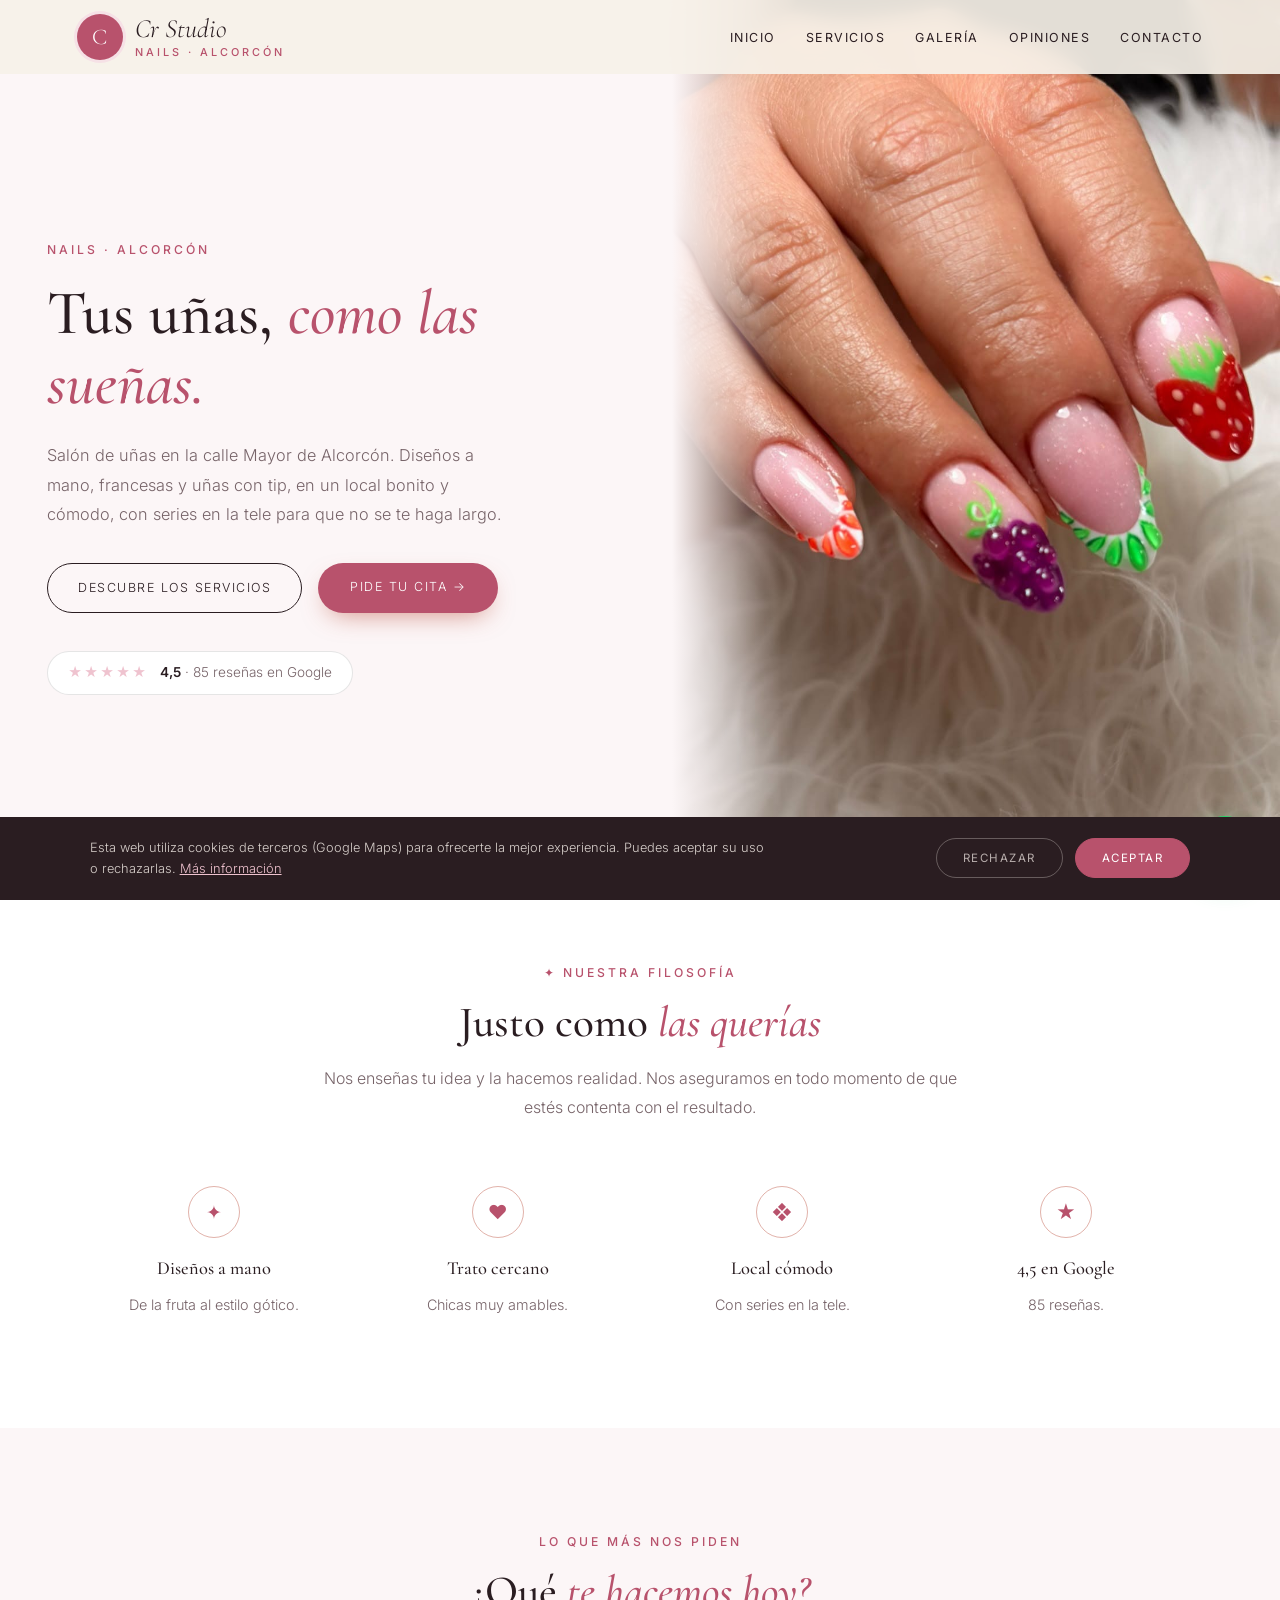
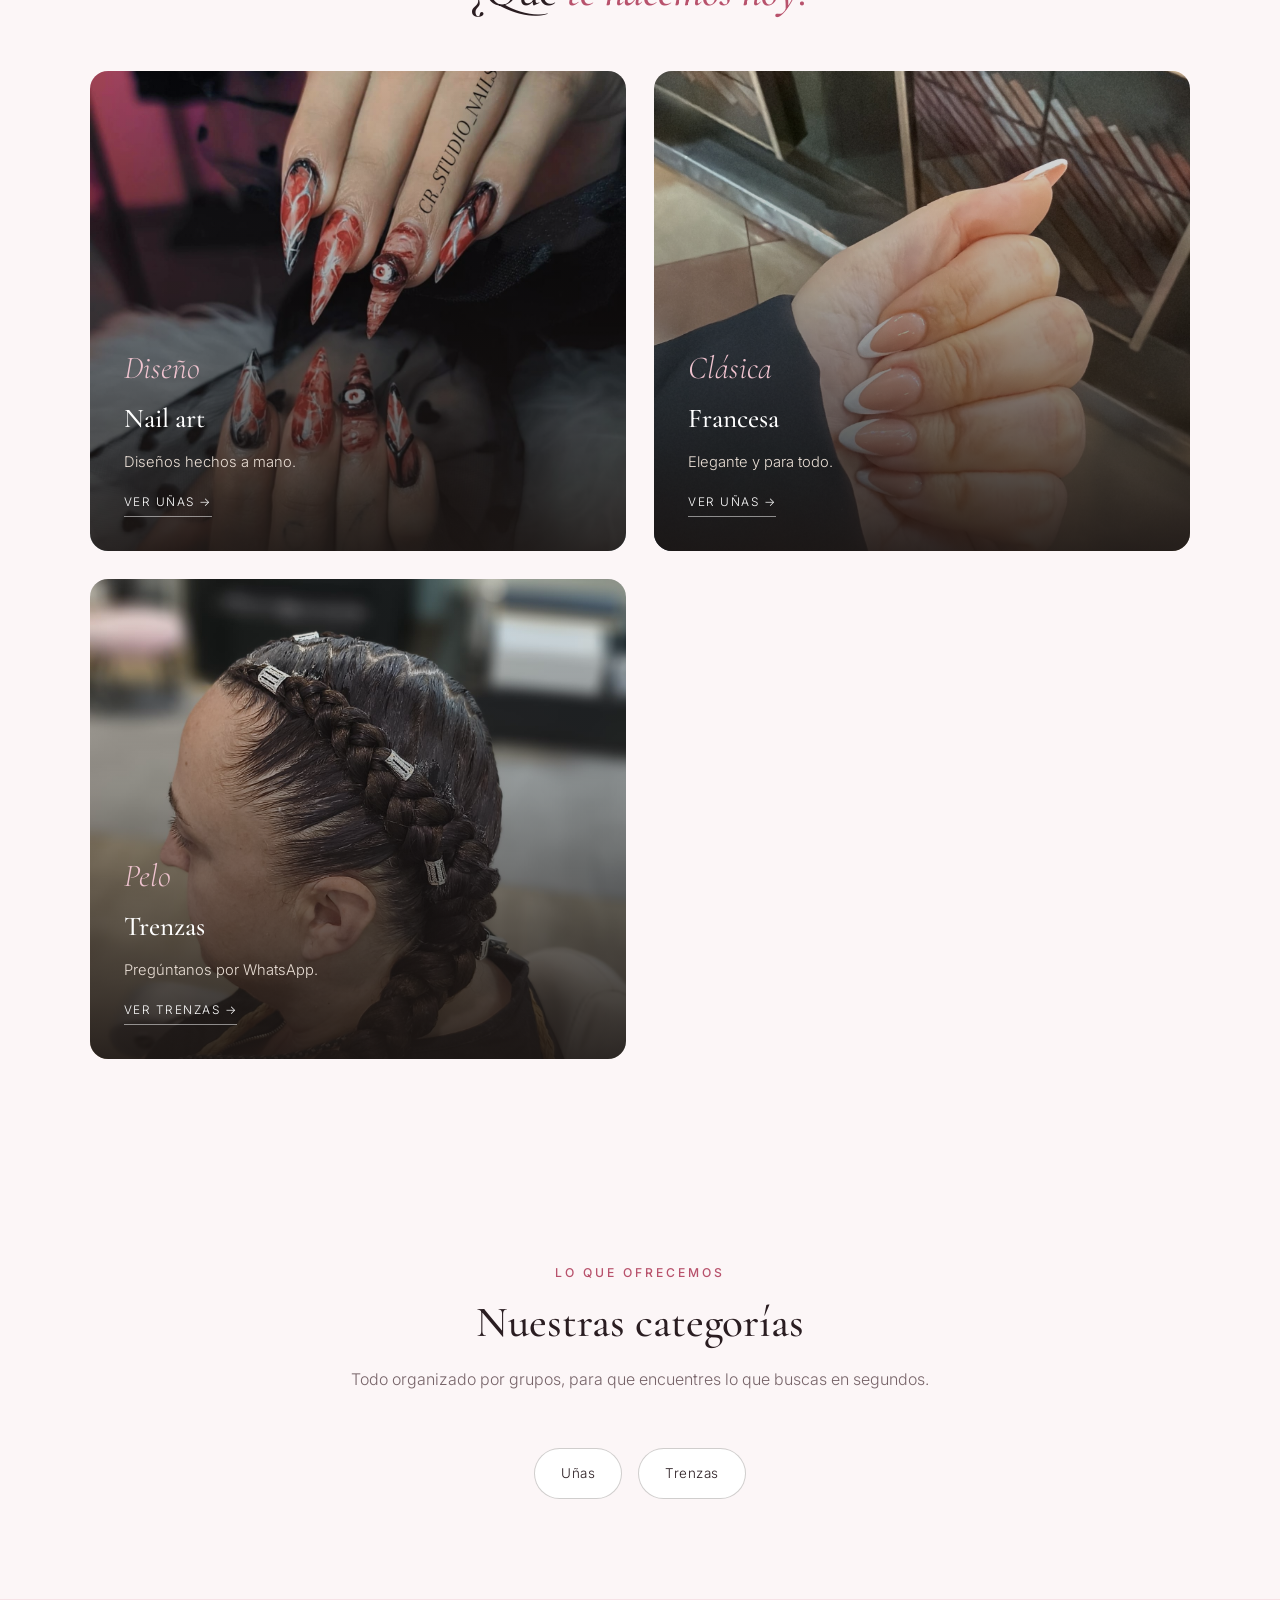
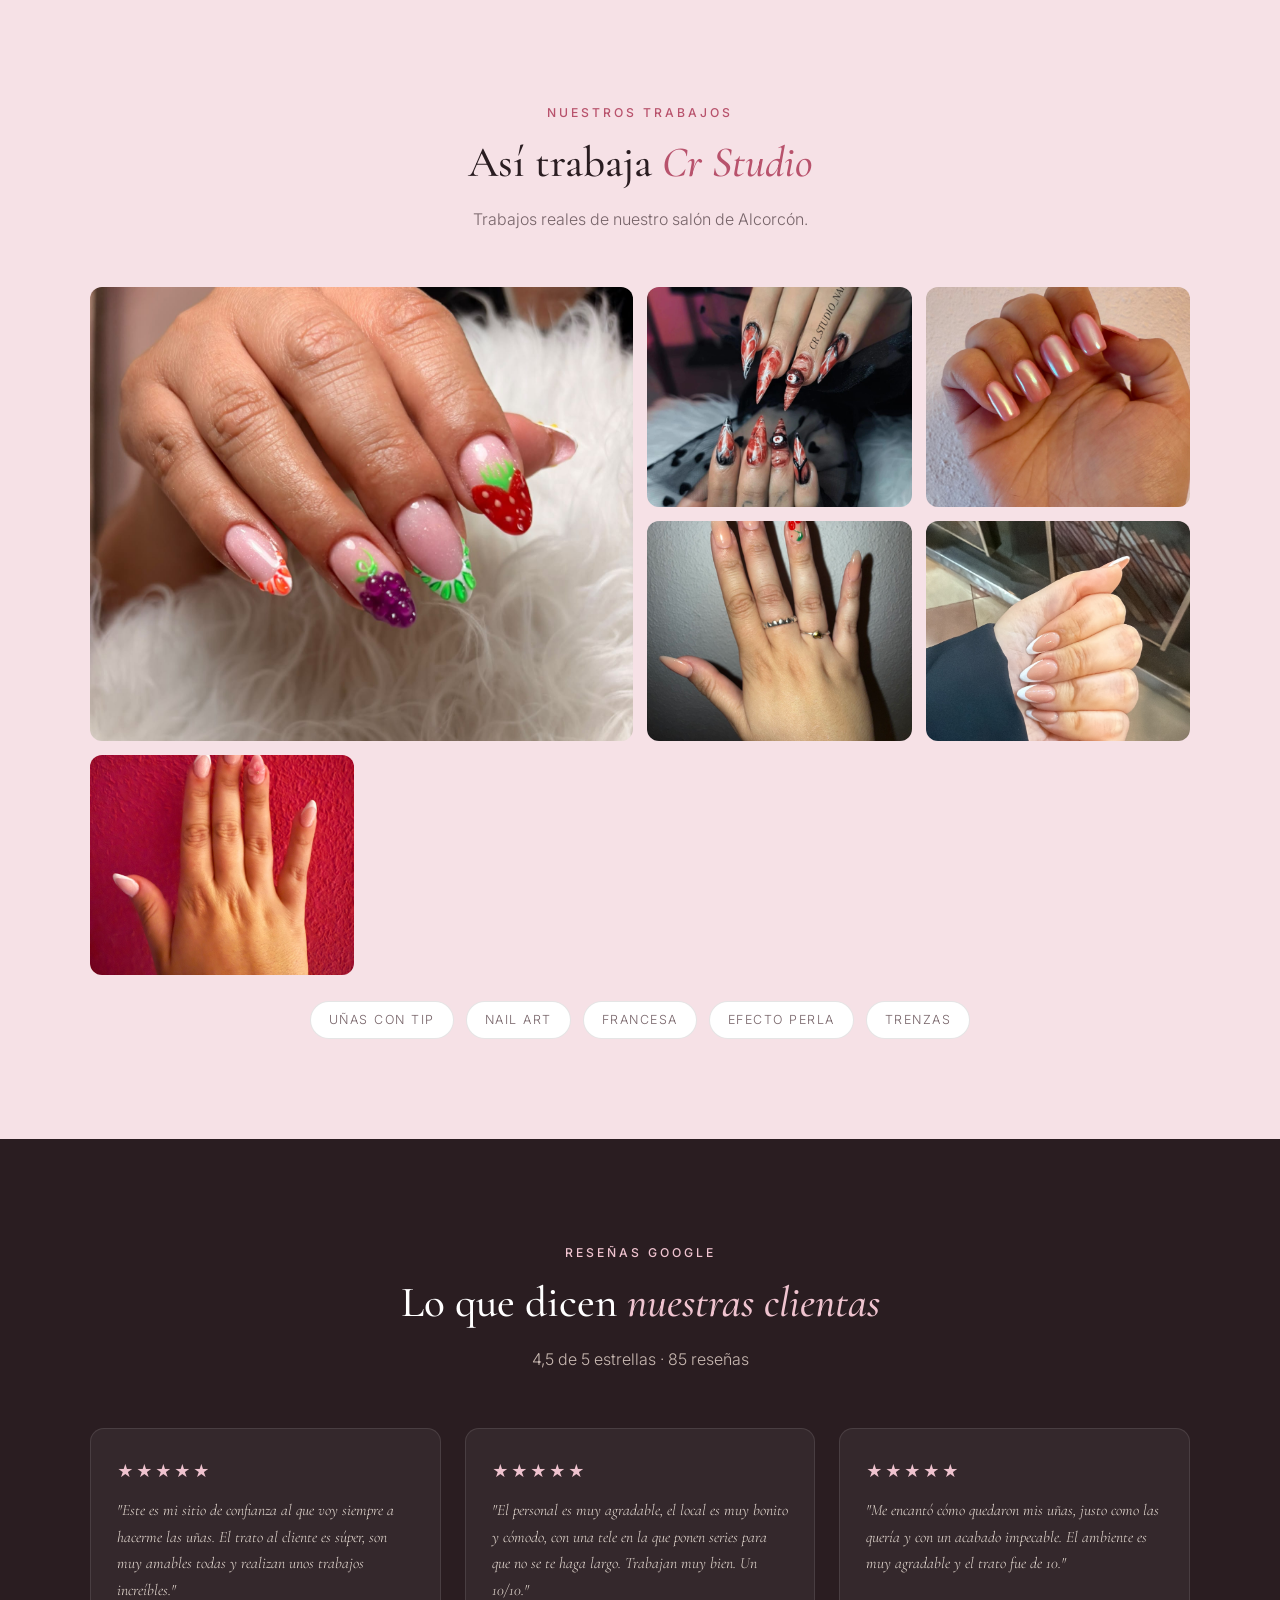
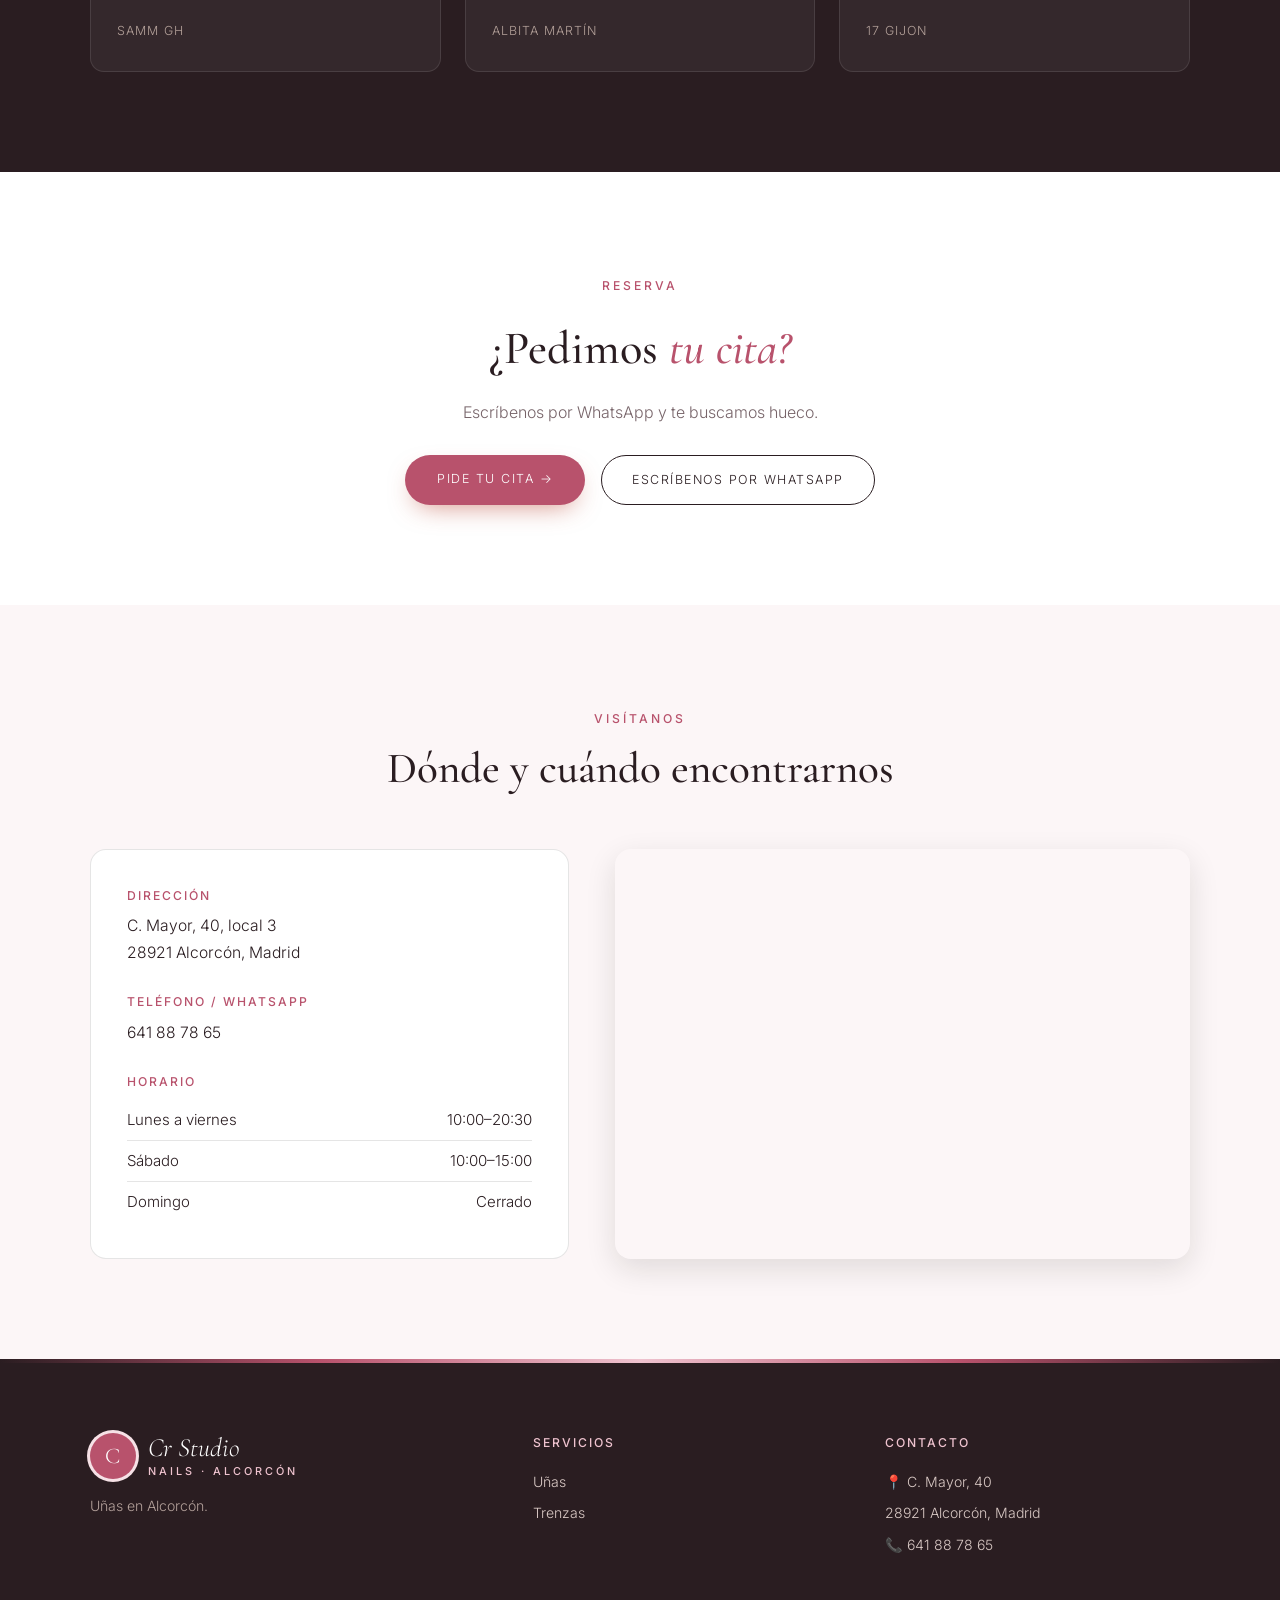
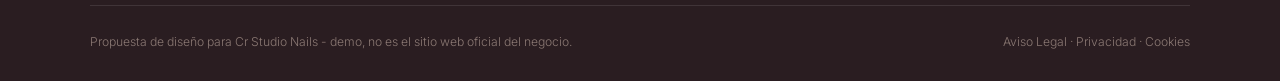
<file: index.html>
<!DOCTYPE html>
<html lang="es">
<head>
<meta charset="UTF-8">
<meta name="viewport" content="width=device-width, initial-scale=1.0">
<title>Cr Studio Nails — Uñas en Alcorcón</title>
<meta name="description" content="Cr Studio Nails, salón de uñas en la calle Mayor 40 de Alcorcón. Uñas con tips, nail art, francesa y trenzas. 4,5★ con 85 reseñas en Google.">
<meta name="theme-color" content="#2a1d21">
<meta property="og:title" content="Cr Studio Nails · Alcorcón">
<meta property="og:image" content="maps_01.jpg">

<link rel="preconnect" href="https://fonts.googleapis.com"><link rel="preconnect" href="https://fonts.gstatic.com" crossorigin><link href="https://fonts.googleapis.com/css2?family=Cormorant+Garamond:ital,wght@0,500;0,600;1,500&family=Inter:wght@300;400;500;600&display=swap" rel="stylesheet">
<link rel="stylesheet" href="styles.css">
</head>
<body>

<header id="header">
  <a href="index.html" class="logo" aria-label="Cr Studio Nails, inicio"><span class="logo-mark">C</span><span class="logo-text"><span class="script">Cr Studio</span><small>nails · Alcorcón</small></span></a>
  <nav id="nav" aria-label="Navegación principal"><ul><li><a href="index.html#inicio">Inicio</a></li><li><a href="servicios.html">Servicios</a></li><li><a href="index.html#galeria">Galería</a></li><li><a href="index.html#opiniones">Opiniones</a></li><li><a href="index.html#contacto">Contacto</a></li></ul></nav><button class="nav-toggle" id="navToggle" aria-label="Abrir menú">☰</button>
</header>

<section class="hero" id="inicio">
  <div class="hero-text">
    <span class="eyebrow">Nails · Alcorcón</span>
    <h1>Tus uñas, <em>como las sueñas.</em></h1>
    <p>Salón de uñas en la calle Mayor de Alcorcón. Diseños a mano, francesas y uñas con tip, en un local bonito y cómodo, con series en la tele para que no se te haga largo.</p>
    <div class="hero-ctas">
      <a href="servicios.html" class="btn-outline">Descubre los servicios</a>
      <a href="https://wa.me/34641887865?text=Hola%2C%20he%20visto%20vuestra%20web%20y%20me%20gustar%C3%ADa%20pedir%20cita%20en%20Cr%20Studio%20Nails" class="btn-solid" target="_blank" rel="noopener">Pide tu cita →</a>
    </div>
    <a class="hero-rating" href="https://www.google.com/maps/search/?api=1&query=Cr+Studio+Nails,+Calle+Mayor+40,+Alcorcon" target="_blank" rel="noopener"><span class="stars">★★★★★</span><span><strong>4,5</strong> · 85 reseñas en Google</span></a>
  </div>
  <div class="hero-img"><img src="maps_01.jpg" alt="Uñas con diseño de frutas hechas en Cr Studio Nails, Alcorcón" style="object-position:center 50%;"></div>
</section>

<section class="trust">
  <div class="section-head">
    <span class="eyebrow">✦ Nuestra filosofía</span>
    <h2>Justo como <em>las querías</em></h2>
    <p>Nos enseñas tu idea y la hacemos realidad. Nos aseguramos en todo momento de que estés contenta con el resultado.</p>
  </div>
  <div class="trust-grid">
    <div class="trust-card"><span class="trust-ic">✦</span><h3>Diseños a mano</h3><p>De la fruta al estilo gótico.</p></div>
    <div class="trust-card"><span class="trust-ic">♥</span><h3>Trato cercano</h3><p>Chicas muy amables.</p></div>
    <div class="trust-card"><span class="trust-ic">❖</span><h3>Local cómodo</h3><p>Con series en la tele.</p></div>
    <div class="trust-card"><span class="trust-ic">★</span><h3>4,5 en Google</h3><p>85 reseñas.</p></div>
  </div>
</section>

<section class="worlds">
  <div class="section-head">
    <span class="eyebrow">Lo que más nos piden</span>
    <h2>¿Qué <em>te hacemos hoy?</em></h2>
  </div>
  <div class="worlds-grid">
    <a href="servicios.html#unas" class="world-card"><img src="maps_02.jpg" alt="Nail art"><div class="world-text"><span class="script">Diseño</span><h3>Nail art</h3><p>Diseños hechos a mano.</p><span class="world-link">Ver uñas →</span></div></a>
    <a href="servicios.html#unas" class="world-card"><img src="maps_10.jpg" alt="Francesa"><div class="world-text"><span class="script">Clásica</span><h3>Francesa</h3><p>Elegante y para todo.</p><span class="world-link">Ver uñas →</span></div></a>
    <a href="servicios.html#trenzas" class="world-card"><img src="maps_08.jpg" alt="Trenzas"><div class="world-text"><span class="script">Pelo</span><h3>Trenzas</h3><p>Pregúntanos por WhatsApp.</p><span class="world-link">Ver trenzas →</span></div></a>
  </div>
</section>

<section>
  <div class="section-head">
    <span class="eyebrow">Lo que ofrecemos</span>
    <h2>Nuestras categorías</h2>
    <p>Todo organizado por grupos, para que encuentres lo que buscas en segundos.</p>
  </div>
  <div class="cat-pills">
    <a href="servicios.html#unas" class="cat-pill">Uñas</a>
    <a href="servicios.html#trenzas" class="cat-pill">Trenzas</a>
  </div>
</section>

<section class="gallery-wrap" id="galeria">
  <div class="section-head">
    <span class="eyebrow">Nuestros trabajos</span>
    <h2>Así trabaja <em>Cr Studio</em></h2>
    <p>Trabajos reales de nuestro salón de Alcorcón.</p>
  </div>
  <div class="gallery">
    <figure class="big"><img src="maps_01.jpg" alt="Diseño de frutas" loading="lazy"></figure>
    <figure><img src="maps_02.jpg" alt="Estilo gótico" loading="lazy"></figure>
    <figure><img src="maps_06.jpg" alt="Efecto perla" loading="lazy"></figure>
    <figure><img src="maps_07.jpg" alt="Nude con flores" loading="lazy"></figure>
    <figure><img src="maps_10.jpg" alt="Francesa" loading="lazy"></figure>
    <figure><img src="maps_03.jpg" alt="Baby boomer" loading="lazy"></figure>
  </div>
  <div class="brands"><span>Uñas con tip</span><span>Nail art</span><span>Francesa</span><span>Efecto perla</span><span>Trenzas</span></div>
</section>

<section class="reviews-wrap" id="opiniones">
  <div class="section-head">
    <span class="eyebrow">Reseñas Google</span>
    <h2>Lo que dicen <em>nuestras clientas</em></h2>
    <p>4,5 de 5 estrellas · 85 reseñas</p>
  </div>
  <div class="review-grid">
    <div class="review-card"><div class="stars">★★★★★</div><p>"Este es mi sitio de confianza al que voy siempre a hacerme las uñas. El trato al cliente es súper, son muy amables todas y realizan unos trabajos increíbles."</p><cite>Samm Gh</cite></div>
    <div class="review-card"><div class="stars">★★★★★</div><p>"El personal es muy agradable, el local es muy bonito y cómodo, con una tele en la que ponen series para que no se te haga largo. Trabajan muy bien. Un 10/10."</p><cite>albita martín</cite></div>
    <div class="review-card"><div class="stars">★★★★★</div><p>"Me encantó cómo quedaron mis uñas, justo como las quería y con un acabado impecable. El ambiente es muy agradable y el trato fue de 10."</p><cite>17 Gijon</cite></div>
  </div>
</section>

<section class="cta-section">
  <span class="eyebrow">Reserva</span>
  <h2>¿Pedimos <em>tu cita?</em></h2>
  <p>Escríbenos por WhatsApp y te buscamos hueco.</p>
  <div class="cta-row">
    <a href="https://wa.me/34641887865?text=Hola%2C%20he%20visto%20vuestra%20web%20y%20me%20gustar%C3%ADa%20pedir%20cita%20en%20Cr%20Studio%20Nails" class="btn-solid" target="_blank" rel="noopener">Pide tu cita →</a>
    <a href="https://wa.me/34641887865?text=Hola%2C%20he%20visto%20vuestra%20web%20y%20me%20gustar%C3%ADa%20pedir%20cita%20en%20Cr%20Studio%20Nails" class="btn-outline" target="_blank" rel="noopener">Escríbenos por WhatsApp</a>
  </div>
</section>

<section class="contact-section" id="contacto">
  <div class="section-head">
    <span class="eyebrow">Visítanos</span>
    <h2>Dónde y cuándo encontrarnos</h2>
  </div>
  <div class="contact-grid">
    <div class="contact-info">
      <div class="contact-block"><h3>Dirección</h3><p>C. Mayor, 40, local 3<br>28921 Alcorcón, Madrid</p></div>
      <div class="contact-block"><h3>Teléfono / WhatsApp</h3><p><a href="tel:+34641887865">641 88 78 65</a></p></div>
      <div class="contact-block"><h3>Horario</h3><ul class="hours-list"><li><span>Lunes a viernes</span><span>10:00–20:30</span></li><li><span>Sábado</span><span>10:00–15:00</span></li><li><span>Domingo</span><span>Cerrado</span></li></ul></div>
      
    </div>
    <div class="contact-map">
      <iframe title="Mapa de Cr Studio Nails" src="https://www.google.com/maps?q=Cr+Studio+Nails,+Calle+Mayor+40,+Alcorcon&output=embed" width="100%" height="100%" style="border:0;" allowfullscreen="" loading="lazy" referrerpolicy="no-referrer-when-downgrade"></iframe>
    </div>
  </div>
</section>

<footer>
  <div class="footer-grid">
    <div class="footer-brand">
      <a href="index.html" class="logo light"><span class="logo-mark">C</span><span class="logo-text"><span class="script">Cr Studio</span><small>nails · Alcorcón</small></span></a>
      <p>Uñas en Alcorcón.</p>
    </div>
    <div><h4>Servicios</h4><ul><li><a href="servicios.html#unas">Uñas</a></li><li><a href="servicios.html#trenzas">Trenzas</a></li></ul></div>
    <div><h4>Contacto</h4><ul><li>📍 C. Mayor, 40</li><li>28921 Alcorcón, Madrid</li><li>📞 <a href="tel:+34641887865">641 88 78 65</a></li></ul></div>
  </div>
  <div class="footer-bottom">
    <span>Propuesta de diseño para Cr Studio Nails - demo, no es el sitio web oficial del negocio.</span>
    <span><a href="aviso-legal.html">Aviso Legal</a> &middot; <a href="politica-privacidad.html">Privacidad</a> &middot; <a href="politica-cookies.html">Cookies</a></span>
  </div>
</footer>

<div id="cookie-banner" class="cookie-banner"><p>Esta web utiliza cookies de terceros (Google Maps) para ofrecerte la mejor experiencia. Puedes aceptar su uso o rechazarlas. <a href="politica-cookies.html">Más información</a></p><div class="cookie-actions"><button onclick="setCookieChoice('rejected')" class="ck-reject">Rechazar</button><button onclick="setCookieChoice('accepted')" class="ck-accept">Aceptar</button></div></div>
<div class="social-fabs"><a class="wa-fab" href="https://wa.me/34641887865?text=Hola%2C%20he%20visto%20vuestra%20web%20y%20me%20gustar%C3%ADa%20pedir%20cita%20en%20Cr%20Studio%20Nails" target="_blank" rel="noopener" aria-label="Escribir por WhatsApp"><svg width="28" height="28" viewBox="0 0 24 24" fill="white"><path d="M17.5 14.4c-.3-.1-1.8-.9-2-1s-.5-.1-.7.1-.8 1-.9 1.2-.3.2-.6.1a8.2 8.2 0 0 1-2.4-1.5 9 9 0 0 1-1.7-2.1c-.2-.3 0-.5.1-.6l.4-.5.3-.5v-.5l-.9-2.2c-.2-.6-.5-.5-.7-.5h-.6a1.1 1.1 0 0 0-.8.4 3.4 3.4 0 0 0-1 2.5 5.9 5.9 0 0 0 1.2 3.1 13.5 13.5 0 0 0 5.2 4.6c2.6 1 2.6.7 3.1.6a2.6 2.6 0 0 0 1.7-1.2 2.1 2.1 0 0 0 .2-1.2c-.1-.1-.3-.2-.6-.3ZM12 21.8a9.8 9.8 0 0 1-5-1.4l-.4-.2-3.7 1 1-3.6-.2-.4A9.8 9.8 0 1 1 12 21.8Zm8.4-18.3A11.8 11.8 0 0 0 1.8 17.7L.2 23.8l6.3-1.6a11.8 11.8 0 0 0 5.6 1.4A11.8 11.8 0 0 0 20.4 3.5Z"/></svg></a></div>
<script src="main.js"></script>
</body>
</html>
</file>
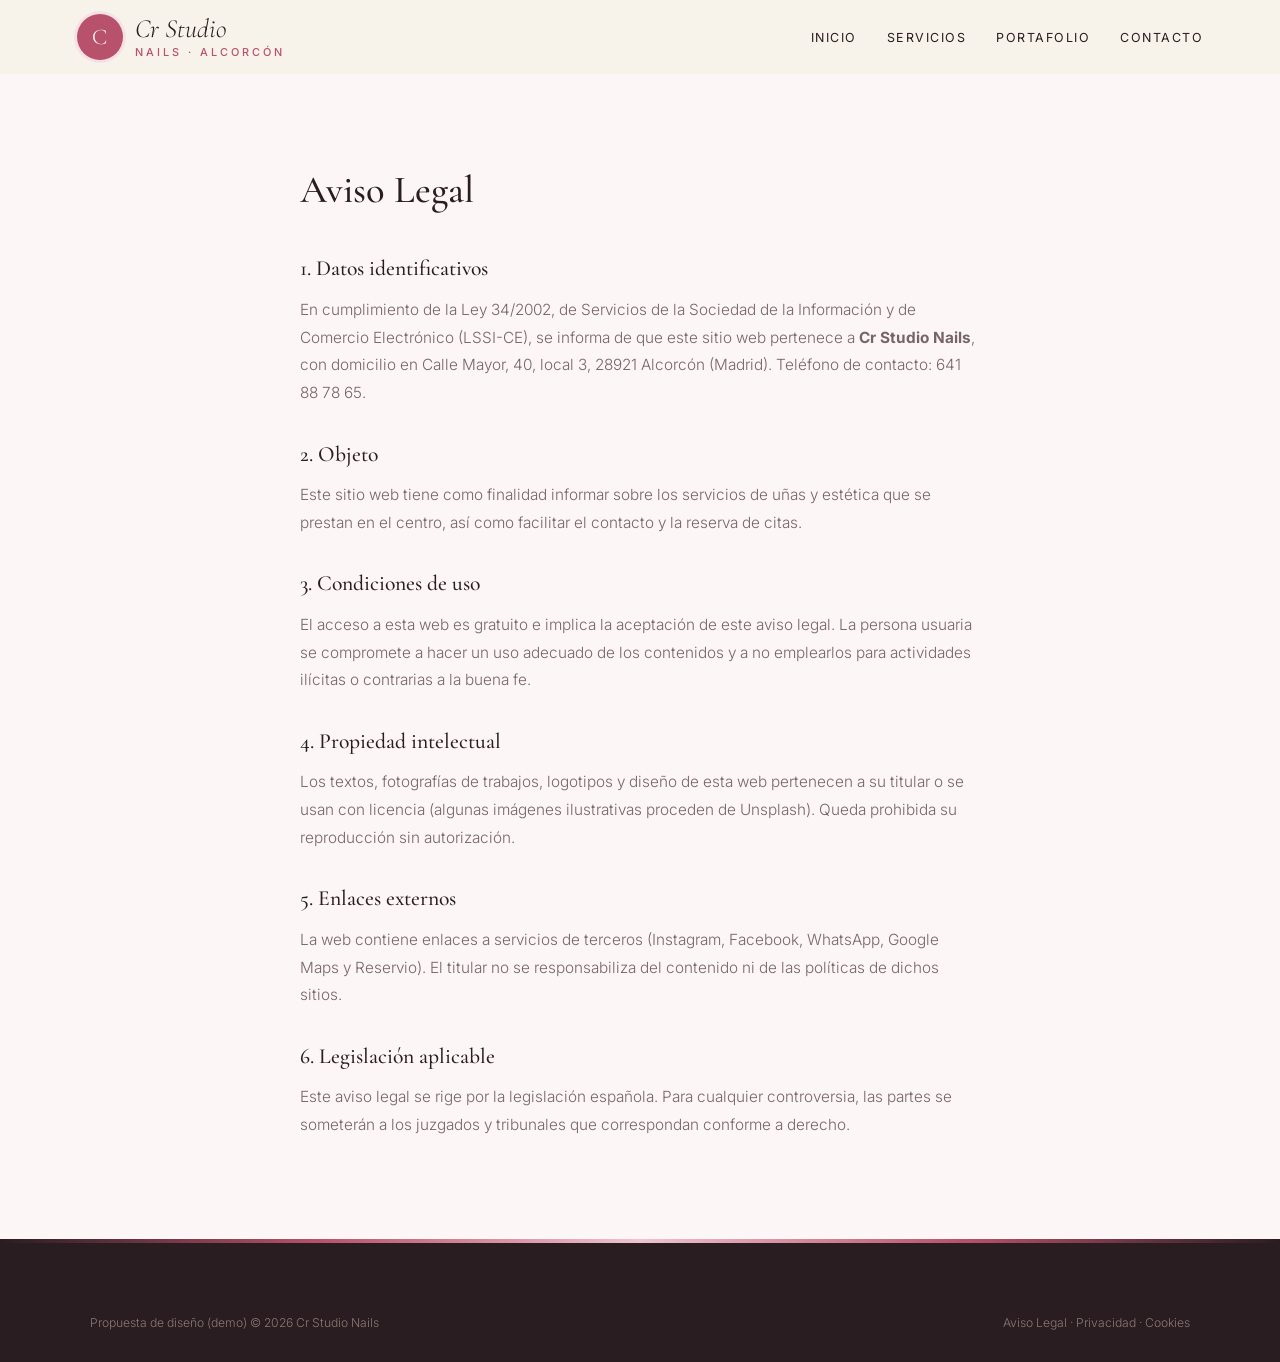
<file: aviso-legal.html>
<!DOCTYPE html>
<html lang="es">
<head>
<meta charset="UTF-8">
<meta name="viewport" content="width=device-width, initial-scale=1.0">
<title>Aviso Legal — Cr Studio Nails</title>
<meta name="robots" content="noindex">

<link rel="preconnect" href="https://fonts.googleapis.com">
<link href="https://fonts.googleapis.com/css2?family=Cormorant+Garamond:ital,wght@0,500;0,600;1,500&family=Inter:wght@300;400;500;600&display=swap" rel="stylesheet">
<link rel="stylesheet" href="styles.css">
</head>
<body>
<header id="header" class="scrolled">
  <a href="index.html" class="logo" aria-label="Cr Studio Nails, inicio">
    <span class="logo-mark">C</span>
    <span class="logo-text"><span class="script">Cr Studio</span><small>nails · Alcorcón</small></span>
  </a>
  <nav id="nav" aria-label="Navegación principal">
    <ul>
      <li><a href="index.html#inicio">Inicio</a></li>
      <li><a href="servicios.html">Servicios</a></li>
      <li><a href="portafolio.html">Portafolio</a></li>
      <li><a href="index.html#contacto">Contacto</a></li>
    </ul>
  </nav>
  <button class="nav-toggle" id="navToggle" aria-label="Abrir menú">☰</button>
</header>
<main class="legal"><h1>Aviso Legal</h1>
<h2>1. Datos identificativos</h2>
<p>En cumplimiento de la Ley 34/2002, de Servicios de la Sociedad de la Información y de Comercio Electrónico (LSSI-CE), se informa de que este sitio web pertenece a <strong>Cr Studio Nails</strong>, con domicilio en Calle Mayor, 40, local 3, 28921 Alcorcón (Madrid). Teléfono de contacto: 641 88 78 65.</p>
<h2>2. Objeto</h2>
<p>Este sitio web tiene como finalidad informar sobre los servicios de uñas y estética que se prestan en el centro, así como facilitar el contacto y la reserva de citas.</p>
<h2>3. Condiciones de uso</h2>
<p>El acceso a esta web es gratuito e implica la aceptación de este aviso legal. La persona usuaria se compromete a hacer un uso adecuado de los contenidos y a no emplearlos para actividades ilícitas o contrarias a la buena fe.</p>
<h2>4. Propiedad intelectual</h2>
<p>Los textos, fotografías de trabajos, logotipos y diseño de esta web pertenecen a su titular o se usan con licencia (algunas imágenes ilustrativas proceden de Unsplash). Queda prohibida su reproducción sin autorización.</p>
<h2>5. Enlaces externos</h2>
<p>La web contiene enlaces a servicios de terceros (Instagram, Facebook, WhatsApp, Google Maps y Reservio). El titular no se responsabiliza del contenido ni de las políticas de dichos sitios.</p>
<h2>6. Legislación aplicable</h2>
<p>Este aviso legal se rige por la legislación española. Para cualquier controversia, las partes se someterán a los juzgados y tribunales que correspondan conforme a derecho.</p></main>
<footer>
  <div class="footer-bottom" style="margin-top:0">
    <span>Propuesta de diseño (demo) © 2026 Cr Studio Nails</span>
    <span><a href="aviso-legal.html">Aviso Legal</a> &middot; <a href="politica-privacidad.html">Privacidad</a> &middot; <a href="politica-cookies.html">Cookies</a></span>
  </div>
</footer>
<script src="main.js"></script>
</body>
</html>
</file>
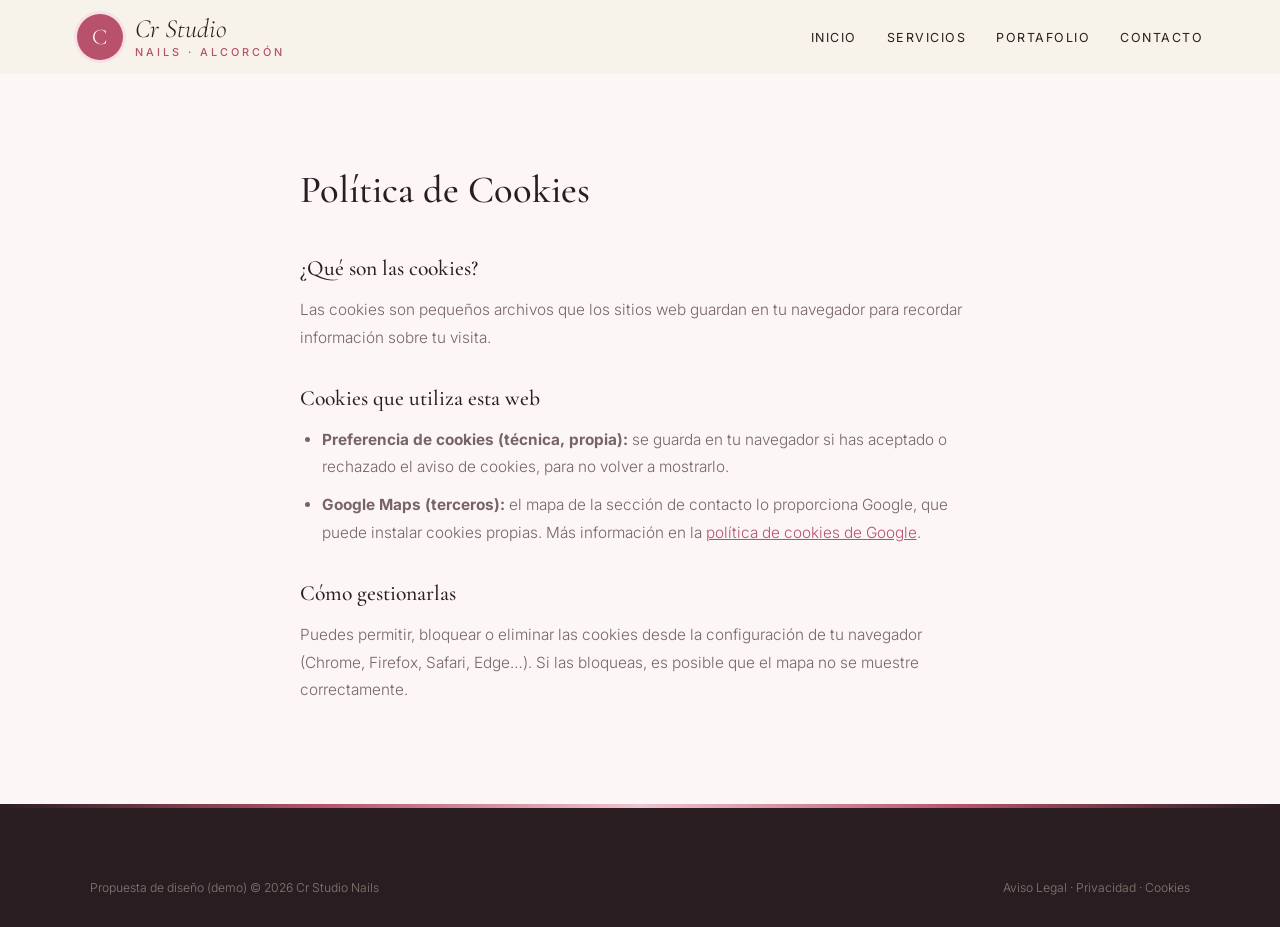
<file: politica-cookies.html>
<!DOCTYPE html>
<html lang="es">
<head>
<meta charset="UTF-8">
<meta name="viewport" content="width=device-width, initial-scale=1.0">
<title>Política de Cookies — Cr Studio Nails</title>
<meta name="robots" content="noindex">

<link rel="preconnect" href="https://fonts.googleapis.com">
<link href="https://fonts.googleapis.com/css2?family=Cormorant+Garamond:ital,wght@0,500;0,600;1,500&family=Inter:wght@300;400;500;600&display=swap" rel="stylesheet">
<link rel="stylesheet" href="styles.css">
</head>
<body>
<header id="header" class="scrolled">
  <a href="index.html" class="logo" aria-label="Cr Studio Nails, inicio">
    <span class="logo-mark">C</span>
    <span class="logo-text"><span class="script">Cr Studio</span><small>nails · Alcorcón</small></span>
  </a>
  <nav id="nav" aria-label="Navegación principal">
    <ul>
      <li><a href="index.html#inicio">Inicio</a></li>
      <li><a href="servicios.html">Servicios</a></li>
      <li><a href="portafolio.html">Portafolio</a></li>
      <li><a href="index.html#contacto">Contacto</a></li>
    </ul>
  </nav>
  <button class="nav-toggle" id="navToggle" aria-label="Abrir menú">☰</button>
</header>
<main class="legal"><h1>Política de Cookies</h1>
<h2>¿Qué son las cookies?</h2>
<p>Las cookies son pequeños archivos que los sitios web guardan en tu navegador para recordar información sobre tu visita.</p>
<h2>Cookies que utiliza esta web</h2>
<ul>
<li><strong>Preferencia de cookies (técnica, propia):</strong> se guarda en tu navegador si has aceptado o rechazado el aviso de cookies, para no volver a mostrarlo.</li>
<li><strong>Google Maps (terceros):</strong> el mapa de la sección de contacto lo proporciona Google, que puede instalar cookies propias. Más información en la <a href="https://policies.google.com/technologies/cookies" target="_blank" rel="noopener">política de cookies de Google</a>.</li>
</ul>
<h2>Cómo gestionarlas</h2>
<p>Puedes permitir, bloquear o eliminar las cookies desde la configuración de tu navegador (Chrome, Firefox, Safari, Edge…). Si las bloqueas, es posible que el mapa no se muestre correctamente.</p></main>
<footer>
  <div class="footer-bottom" style="margin-top:0">
    <span>Propuesta de diseño (demo) © 2026 Cr Studio Nails</span>
    <span><a href="aviso-legal.html">Aviso Legal</a> &middot; <a href="politica-privacidad.html">Privacidad</a> &middot; <a href="politica-cookies.html">Cookies</a></span>
  </div>
</footer>
<script src="main.js"></script>
</body>
</html>
</file>
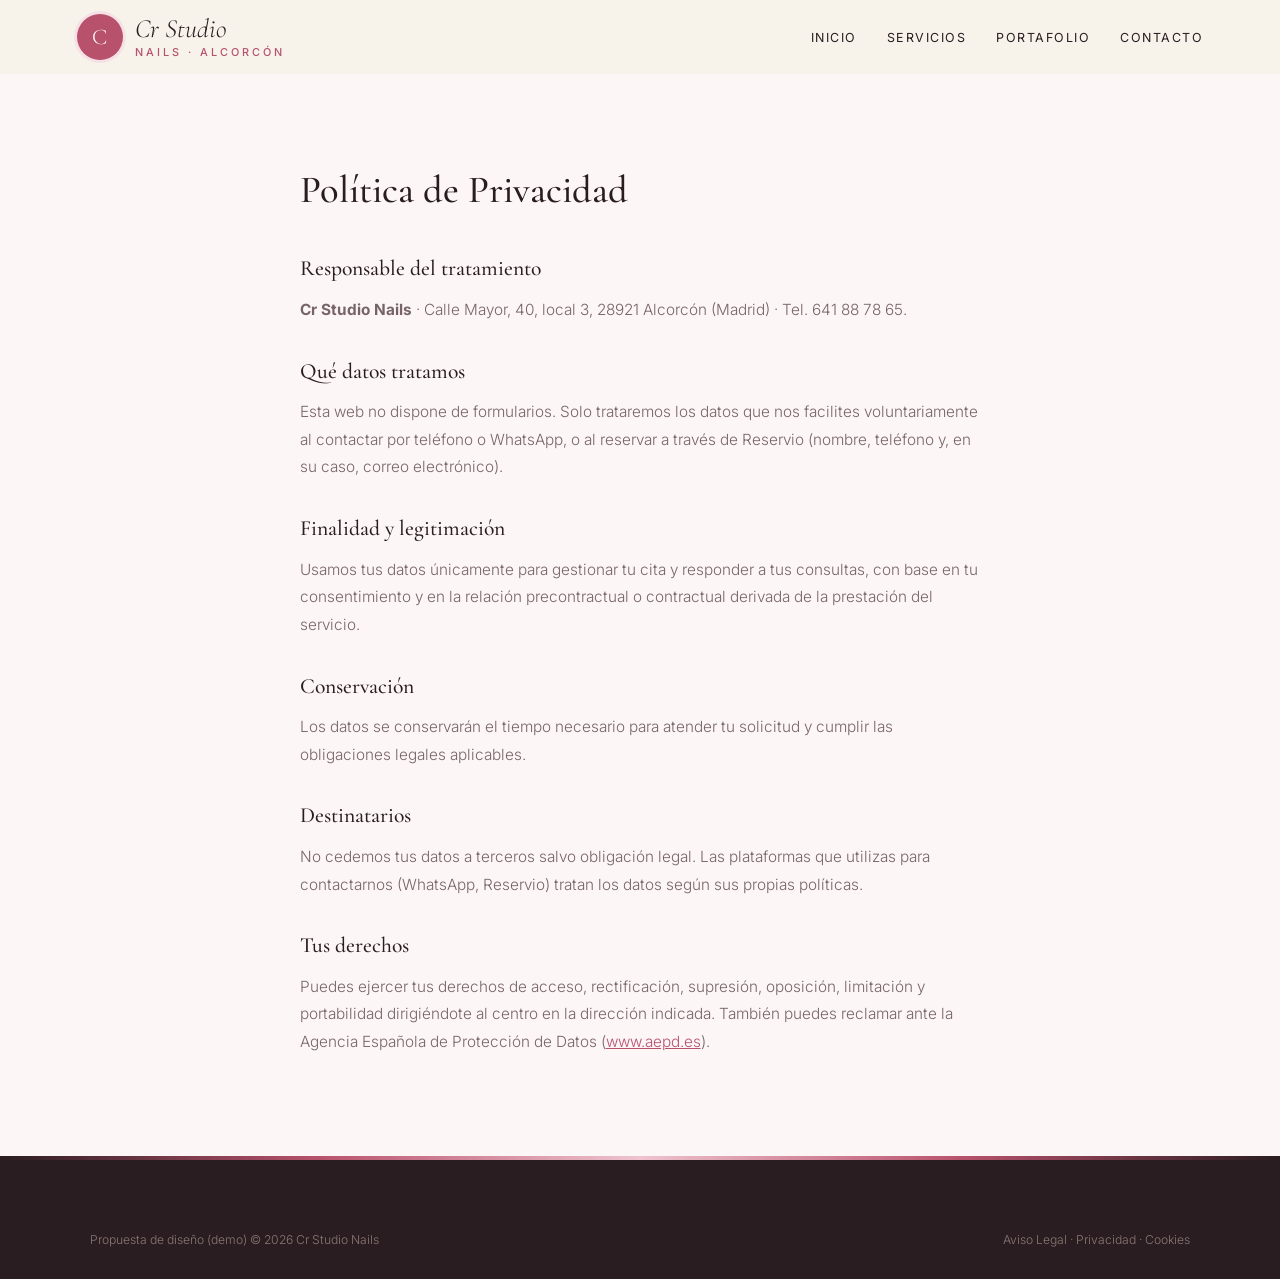
<file: politica-privacidad.html>
<!DOCTYPE html>
<html lang="es">
<head>
<meta charset="UTF-8">
<meta name="viewport" content="width=device-width, initial-scale=1.0">
<title>Política de Privacidad — Cr Studio Nails</title>
<meta name="robots" content="noindex">

<link rel="preconnect" href="https://fonts.googleapis.com">
<link href="https://fonts.googleapis.com/css2?family=Cormorant+Garamond:ital,wght@0,500;0,600;1,500&family=Inter:wght@300;400;500;600&display=swap" rel="stylesheet">
<link rel="stylesheet" href="styles.css">
</head>
<body>
<header id="header" class="scrolled">
  <a href="index.html" class="logo" aria-label="Cr Studio Nails, inicio">
    <span class="logo-mark">C</span>
    <span class="logo-text"><span class="script">Cr Studio</span><small>nails · Alcorcón</small></span>
  </a>
  <nav id="nav" aria-label="Navegación principal">
    <ul>
      <li><a href="index.html#inicio">Inicio</a></li>
      <li><a href="servicios.html">Servicios</a></li>
      <li><a href="portafolio.html">Portafolio</a></li>
      <li><a href="index.html#contacto">Contacto</a></li>
    </ul>
  </nav>
  <button class="nav-toggle" id="navToggle" aria-label="Abrir menú">☰</button>
</header>
<main class="legal"><h1>Política de Privacidad</h1>
<h2>Responsable del tratamiento</h2>
<p><strong>Cr Studio Nails</strong> · Calle Mayor, 40, local 3, 28921 Alcorcón (Madrid) · Tel. 641 88 78 65.</p>
<h2>Qué datos tratamos</h2>
<p>Esta web no dispone de formularios. Solo trataremos los datos que nos facilites voluntariamente al contactar por teléfono o WhatsApp, o al reservar a través de Reservio (nombre, teléfono y, en su caso, correo electrónico).</p>
<h2>Finalidad y legitimación</h2>
<p>Usamos tus datos únicamente para gestionar tu cita y responder a tus consultas, con base en tu consentimiento y en la relación precontractual o contractual derivada de la prestación del servicio.</p>
<h2>Conservación</h2>
<p>Los datos se conservarán el tiempo necesario para atender tu solicitud y cumplir las obligaciones legales aplicables.</p>
<h2>Destinatarios</h2>
<p>No cedemos tus datos a terceros salvo obligación legal. Las plataformas que utilizas para contactarnos (WhatsApp, Reservio) tratan los datos según sus propias políticas.</p>
<h2>Tus derechos</h2>
<p>Puedes ejercer tus derechos de acceso, rectificación, supresión, oposición, limitación y portabilidad dirigiéndote al centro en la dirección indicada. También puedes reclamar ante la Agencia Española de Protección de Datos (<a href="https://www.aepd.es" target="_blank" rel="noopener">www.aepd.es</a>).</p></main>
<footer>
  <div class="footer-bottom" style="margin-top:0">
    <span>Propuesta de diseño (demo) © 2026 Cr Studio Nails</span>
    <span><a href="aviso-legal.html">Aviso Legal</a> &middot; <a href="politica-privacidad.html">Privacidad</a> &middot; <a href="politica-cookies.html">Cookies</a></span>
  </div>
</footer>
<script src="main.js"></script>
</body>
</html>
</file>
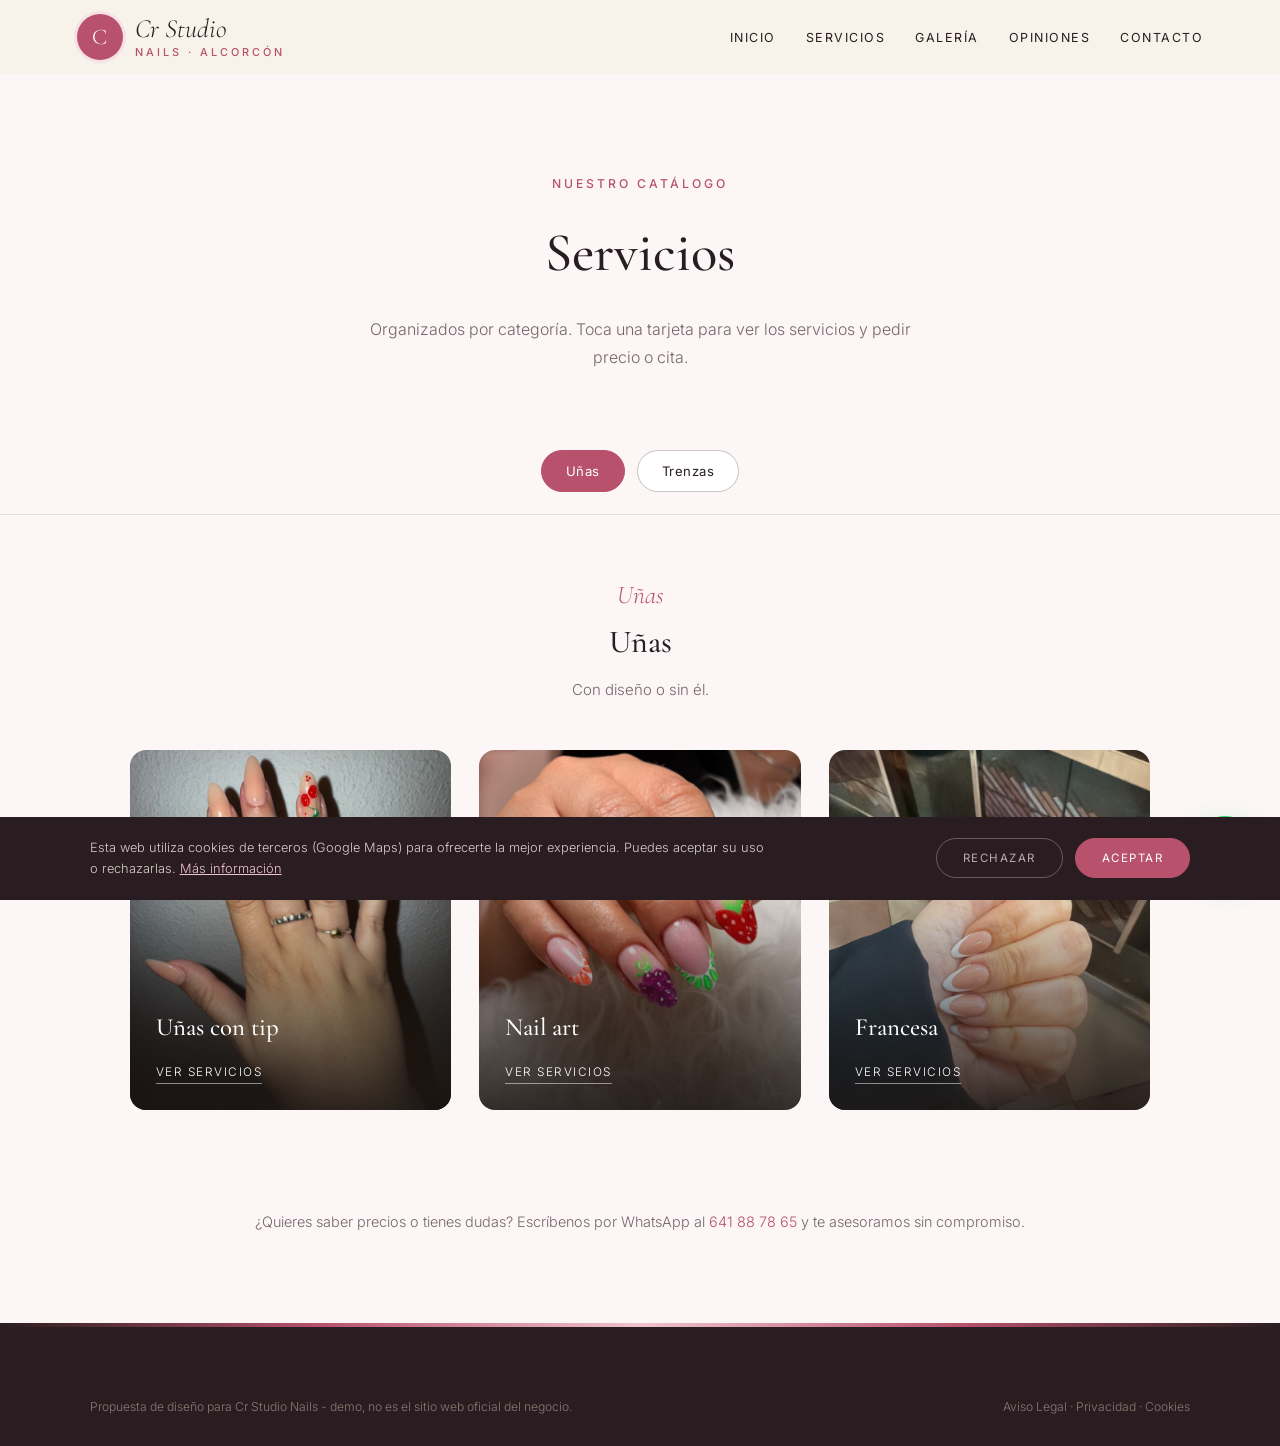
<file: servicios.html>
<!DOCTYPE html>
<html lang="es">
<head>
<meta charset="UTF-8">
<meta name="viewport" content="width=device-width, initial-scale=1.0">
<title>Servicios — Cr Studio Nails · Alcorcón</title>
<meta name="description" content="Servicios de Cr Studio Nails en Alcorcón.">

<link rel="preconnect" href="https://fonts.googleapis.com"><link rel="preconnect" href="https://fonts.gstatic.com" crossorigin><link href="https://fonts.googleapis.com/css2?family=Cormorant+Garamond:ital,wght@0,500;0,600;1,500&family=Inter:wght@300;400;500;600&display=swap" rel="stylesheet">
<link rel="stylesheet" href="styles.css">
</head>
<body>

<header id="header" class="scrolled">
  <a href="index.html" class="logo" aria-label="Cr Studio Nails, inicio"><span class="logo-mark">C</span><span class="logo-text"><span class="script">Cr Studio</span><small>nails · Alcorcón</small></span></a>
  <nav id="nav" aria-label="Navegación principal"><ul><li><a href="index.html#inicio">Inicio</a></li><li><a href="servicios.html">Servicios</a></li><li><a href="index.html#galeria">Galería</a></li><li><a href="index.html#opiniones">Opiniones</a></li><li><a href="index.html#contacto">Contacto</a></li></ul></nav><button class="nav-toggle" id="navToggle" aria-label="Abrir menú">☰</button>
</header>

<div class="page-hero">
  <span class="eyebrow">Nuestro catálogo</span>
  <h1>Servicios</h1>
  <p>Organizados por categoría. Toca una tarjeta para ver los servicios y pedir precio o cita.</p>
</div>

<div class="tabs">
  <button class="tab-btn active" data-tab="unas">Uñas</button>
  <button class="tab-btn" data-tab="trenzas">Trenzas</button>
  
</div>

<div class="tab-panel active" id="unas">
  <div class="tab-intro"><span class="script">Uñas</span><h2>Uñas</h2><p>Con diseño o sin él.</p></div>
  <div class="cat-grid">
    <div class="cat-card" onclick="openModal('tip')"><img src="maps_07.jpg" alt="Uñas con tip" loading="lazy"><div class="cat-card-text"><h3>Uñas con tip</h3><span>Ver servicios</span></div></div>
    <div class="cat-card" onclick="openModal('nailart')"><img src="maps_01.jpg" alt="Nail art" loading="lazy"><div class="cat-card-text"><h3>Nail art</h3><span>Ver servicios</span></div></div>
    <div class="cat-card" onclick="openModal('francesa')"><img src="maps_10.jpg" alt="Francesa" loading="lazy"><div class="cat-card-text"><h3>Francesa</h3><span>Ver servicios</span></div></div>
  </div>
</div>

<div class="tab-panel" id="trenzas">
  <div class="tab-intro"><span class="script">Pelo</span><h2>Trenzas</h2><p>Pregúntanos por WhatsApp.</p></div>
  <div class="cat-grid single">
    <div class="cat-card" onclick="openModal('trenza')"><img src="maps_08.jpg" alt="Trenzas" loading="lazy"><div class="cat-card-text"><h3>Trenzas</h3><span>Ver servicios</span></div></div>
  </div>
</div>


<p class="services-note">¿Quieres saber precios o tienes dudas? Escríbenos por WhatsApp al <a href="https://wa.me/34641887865" target="_blank" rel="noopener" style="color:var(--red)">641 88 78 65</a> y te asesoramos sin compromiso.</p>

<div class="modal-overlay" id="modal-tip"><div class="modal">
  <button class="modal-close" onclick="closeModal('tip')" aria-label="Cerrar">×</button>
  <h3>Uñas con tip</h3><p class="modal-sub">Largo y forma a tu gusto</p>
  <div class="svc-row"><div><div class="svc-name">Uñas con tip</div><span class="svc-desc"></span></div><div class="svc-price">Consultar</div></div>
  <a class="modal-cta alt" href="https://wa.me/34641887865?text=Hola%2C%20quiero%20informaci%C3%B3n%20sobre%20u%C3%B1as%20con%20tip" target="_blank" rel="noopener">Pedir cita por WhatsApp</a>
</div></div>

<div class="modal-overlay" id="modal-nailart"><div class="modal">
  <button class="modal-close" onclick="closeModal('nailart')" aria-label="Cerrar">×</button>
  <h3>Nail art</h3><p class="modal-sub">Diseños a mano</p>
  <div class="svc-row"><div><div class="svc-name">Diseños y decoración</div><span class="svc-desc"></span></div><div class="svc-price">Consultar</div></div>
  <a class="modal-cta alt" href="https://wa.me/34641887865?text=Hola%2C%20quiero%20informaci%C3%B3n%20sobre%20nail%20art" target="_blank" rel="noopener">Pedir cita por WhatsApp</a>
</div></div>

<div class="modal-overlay" id="modal-francesa"><div class="modal">
  <button class="modal-close" onclick="closeModal('francesa')" aria-label="Cerrar">×</button>
  <h3>Francesa</h3><p class="modal-sub">Un clásico</p>
  <div class="svc-row"><div><div class="svc-name">Francesa</div><span class="svc-desc"></span></div><div class="svc-price">Consultar</div></div>
  <div class="svc-row"><div><div class="svc-name">Baby boomer</div><span class="svc-desc"></span></div><div class="svc-price">Consultar</div></div>
  <a class="modal-cta alt" href="https://wa.me/34641887865?text=Hola%2C%20quiero%20informaci%C3%B3n%20sobre%20francesa" target="_blank" rel="noopener">Pedir cita por WhatsApp</a>
</div></div>

<div class="modal-overlay" id="modal-trenza"><div class="modal">
  <button class="modal-close" onclick="closeModal('trenza')" aria-label="Cerrar">×</button>
  <h3>Trenzas</h3><p class="modal-sub">Con abalorios</p>
  <div class="svc-row"><div><div class="svc-name">Trenzas</div><span class="svc-desc"></span></div><div class="svc-price">Consultar</div></div>
  <a class="modal-cta alt" href="https://wa.me/34641887865?text=Hola%2C%20quiero%20informaci%C3%B3n%20sobre%20trenzas" target="_blank" rel="noopener">Pedir cita por WhatsApp</a>
</div></div>


<footer>
  <div class="footer-bottom" style="margin-top:0">
    <span>Propuesta de diseño para Cr Studio Nails - demo, no es el sitio web oficial del negocio.</span>
    <span><a href="aviso-legal.html">Aviso Legal</a> &middot; <a href="politica-privacidad.html">Privacidad</a> &middot; <a href="politica-cookies.html">Cookies</a></span>
  </div>
</footer>

<div id="cookie-banner" class="cookie-banner"><p>Esta web utiliza cookies de terceros (Google Maps) para ofrecerte la mejor experiencia. Puedes aceptar su uso o rechazarlas. <a href="politica-cookies.html">Más información</a></p><div class="cookie-actions"><button onclick="setCookieChoice('rejected')" class="ck-reject">Rechazar</button><button onclick="setCookieChoice('accepted')" class="ck-accept">Aceptar</button></div></div>
<div class="social-fabs"><a class="wa-fab" href="https://wa.me/34641887865?text=Hola%2C%20he%20visto%20vuestra%20web%20y%20me%20gustar%C3%ADa%20pedir%20cita%20en%20Cr%20Studio%20Nails" target="_blank" rel="noopener" aria-label="Escribir por WhatsApp"><svg width="28" height="28" viewBox="0 0 24 24" fill="white"><path d="M17.5 14.4c-.3-.1-1.8-.9-2-1s-.5-.1-.7.1-.8 1-.9 1.2-.3.2-.6.1a8.2 8.2 0 0 1-2.4-1.5 9 9 0 0 1-1.7-2.1c-.2-.3 0-.5.1-.6l.4-.5.3-.5v-.5l-.9-2.2c-.2-.6-.5-.5-.7-.5h-.6a1.1 1.1 0 0 0-.8.4 3.4 3.4 0 0 0-1 2.5 5.9 5.9 0 0 0 1.2 3.1 13.5 13.5 0 0 0 5.2 4.6c2.6 1 2.6.7 3.1.6a2.6 2.6 0 0 0 1.7-1.2 2.1 2.1 0 0 0 .2-1.2c-.1-.1-.3-.2-.6-.3ZM12 21.8a9.8 9.8 0 0 1-5-1.4l-.4-.2-3.7 1 1-3.6-.2-.4A9.8 9.8 0 1 1 12 21.8Zm8.4-18.3A11.8 11.8 0 0 0 1.8 17.7L.2 23.8l6.3-1.6a11.8 11.8 0 0 0 5.6 1.4A11.8 11.8 0 0 0 20.4 3.5Z"/></svg></a></div>
<script src="main.js"></script>
</body>
</html>
</file>
<file: styles.css>
:root{
  --cream:#fcf6f7; --paper:#ffffff; --tint:#f6e1e6; --ink:#2a1d21; --dark:#2a1d21; --muted:#776469;
  --red:#b8526c; --red-dark:#8f3c51; --teal:#b8526c; --gold:#efc3cf; --line:rgba(0,0,0,.1);
  --brand-gradient:linear-gradient(90deg,#2a1d21,#b8526c,#efc3cf,#b8526c,#2a1d21);
}
*{margin:0;padding:0;box-sizing:border-box;}
html{scroll-behavior:smooth;}
body{font-family:'Inter',sans-serif;background:var(--cream);color:var(--ink);overflow-x:hidden;font-weight:300;line-height:1.6;}
a{text-decoration:none;color:inherit;}
h1,h2,h3{font-family:'Cormorant Garamond',serif;font-weight:500;}
h1 em,h2 em{font-style:italic;color:var(--red);}
img{max-width:100%;display:block;}
.script{font-family:'Cormorant Garamond',serif;font-style:italic;}

/* HEADER */
header{position:fixed;top:0;left:0;right:0;z-index:100;display:flex;justify-content:space-between;align-items:center;padding:14px 6%;background:rgba(247,241,233,.92);backdrop-filter:blur(10px);-webkit-backdrop-filter:blur(10px);transition:box-shadow .3s,padding .3s;}
header.scrolled{box-shadow:0 2px 24px rgba(28,22,20,.1);padding:8px 6%;}
.logo{display:flex;align-items:center;gap:12px;color:var(--dark);}
.logo-badge{width:58px;height:58px;border-radius:50%;object-fit:cover;box-shadow:0 0 0 2px var(--gold),0 6px 16px rgba(28,22,20,.15);transition:width .3s,height .3s;}
header.scrolled .logo-badge{width:46px;height:46px;}
.logo-text{display:flex;flex-direction:column;line-height:1;}
.logo-text .script{font-size:1.65rem;color:var(--dark);}
.logo-text small{font-size:.68rem;letter-spacing:3px;text-transform:uppercase;color:var(--red);margin-top:4px;font-weight:500;}
.logo.light .logo-text .script{color:#fff;}
.logo.light .logo-text small{color:var(--gold);}
nav ul{list-style:none;display:flex;gap:30px;}
nav a{font-size:.78rem;letter-spacing:1.5px;text-transform:uppercase;font-weight:400;position:relative;padding:4px 0;}
nav a::after{content:"";position:absolute;left:0;bottom:-2px;height:1px;width:100%;background:var(--red);transform:scaleX(0);transform-origin:right;transition:transform .3s;}
nav a:hover::after{transform:scaleX(1);transform-origin:left;}
.nav-toggle{display:none;font-size:1.6rem;background:none;border:none;color:var(--dark);cursor:pointer;}

/* BOTONES */
.btn-outline{display:inline-block;border:1px solid var(--dark);color:var(--dark);padding:14px 30px;font-size:.78rem;letter-spacing:1.5px;text-transform:uppercase;border-radius:40px;transition:all .25s;}
.btn-outline:hover{background:var(--dark);color:var(--cream);}
.btn-outline.light{border-color:rgba(255,255,255,.5);color:#fff;}
.btn-outline.light:hover{background:#fff;color:var(--dark);}
.btn-solid{display:inline-block;background:var(--red);color:#fff;padding:14px 32px;font-size:.78rem;letter-spacing:1.5px;text-transform:uppercase;border-radius:40px;transition:transform .25s,box-shadow .25s,background .25s;box-shadow:0 10px 26px -10px rgba(181,64,44,.6);}
.btn-solid:hover{transform:translateY(-2px);background:var(--red-dark);}

/* HERO */
.hero{min-height:95vh;display:grid;grid-template-columns:1.05fr .95fr;align-items:stretch;padding:0;}
.hero-text{display:flex;flex-direction:column;justify-content:center;padding:150px 7% 70px;}
.eyebrow{display:inline-block;color:var(--teal);text-transform:uppercase;letter-spacing:3px;font-size:.76rem;font-weight:500;}
.hero-text .eyebrow{margin-bottom:20px;}
.hero-text h1{font-size:clamp(2.4rem,5vw,3.9rem);line-height:1.12;margin-bottom:22px;color:var(--dark);}
.hero-text p{font-size:1.02rem;color:var(--muted);max-width:470px;line-height:1.8;margin-bottom:34px;}
.hero-ctas{display:flex;gap:16px;flex-wrap:wrap;}
.hero-rating{display:inline-flex;align-items:center;gap:12px;margin-top:38px;padding:10px 20px;border:1px solid var(--line);border-radius:40px;background:var(--paper);font-size:.85rem;color:var(--muted);align-self:flex-start;}
.hero-rating strong{color:var(--dark);font-weight:600;}
.stars{color:var(--gold);letter-spacing:2px;}
.hero-img{position:relative;overflow:hidden;}
.hero-img img{width:100%;height:100%;object-fit:cover;position:absolute;inset:0;}
.hero-img::after{content:"";position:absolute;inset:0;background:linear-gradient(90deg,var(--cream) 0%,rgba(247,241,233,0) 18%);}

/* SECCIONES */
section{padding:100px 7%;}
.section-head{text-align:center;max-width:640px;margin:0 auto 54px;}
.section-head h2{font-size:clamp(1.9rem,4vw,2.7rem);margin-top:12px;color:var(--dark);line-height:1.2;}
.section-head p{margin-top:16px;color:var(--muted);line-height:1.8;}

.trust{background:var(--paper);border-top:4px solid transparent;border-image:var(--brand-gradient) 1;}
.trust-grid{display:grid;grid-template-columns:repeat(auto-fit,minmax(230px,1fr));gap:36px;max-width:1150px;margin:0 auto;}
.trust-card{text-align:center;padding:10px;}
.trust-ic{display:inline-grid;place-items:center;width:52px;height:52px;border-radius:50%;border:1px solid rgba(181,64,44,.4);color:var(--red);font-size:1.2rem;margin-bottom:16px;}
.trust-card h3{font-size:1.15rem;color:var(--dark);margin-bottom:10px;}
.trust-card p{font-size:.9rem;color:var(--muted);line-height:1.7;}

/* DOS MUNDOS */
.worlds{background:var(--cream);}
.worlds-grid{display:grid;grid-template-columns:1fr 1fr;gap:28px;max-width:1150px;margin:0 auto;}
.world-card{position:relative;border-radius:18px;overflow:hidden;min-height:480px;display:flex;align-items:flex-end;color:#fff;}
.world-card img{position:absolute;inset:0;width:100%;height:100%;object-fit:cover;transition:transform .6s;}
.world-card:hover img{transform:scale(1.05);}
.world-card::after{content:"";position:absolute;inset:0;background:linear-gradient(to top,rgba(28,22,20,.92) 0%,rgba(28,22,20,.35) 55%,rgba(28,22,20,.05) 100%);}
.world-text{position:relative;z-index:2;padding:34px;}
.world-text .script{font-size:2rem;color:var(--gold);}
.world-text h3{font-size:1.7rem;margin:4px 0 10px;}
.world-text p{font-size:.92rem;color:#eadfd6;line-height:1.7;max-width:440px;}
.world-link{display:inline-block;margin-top:18px;font-size:.74rem;letter-spacing:1.5px;text-transform:uppercase;border-bottom:1px solid rgba(255,255,255,.5);padding-bottom:4px;}

/* PILLS */
.cat-pills{display:flex;flex-wrap:wrap;gap:16px;justify-content:center;max-width:1000px;margin:0 auto;}
.cat-pill{border:1px solid rgba(43,33,29,.22);padding:14px 26px;border-radius:30px;font-size:.84rem;letter-spacing:.5px;transition:all .2s;background:var(--paper);}
.cat-pill:hover{background:var(--red);color:#fff;border-color:var(--red);}

/* GALERIA */
.gallery-wrap{background:var(--tint);}
.gallery{max-width:1200px;margin:0 auto;display:grid;grid-template-columns:repeat(4,1fr);grid-auto-rows:220px;gap:14px;}
.gallery figure{overflow:hidden;border-radius:12px;margin:0;}
.gallery img{width:100%;height:100%;object-fit:cover;transition:transform .5s;}
.gallery figure:hover img{transform:scale(1.05);}
.gallery .big{grid-column:span 2;grid-row:span 2;}

/* RESEÑAS */
.reviews-wrap{background:var(--dark);color:#fff;position:relative;}
.reviews-wrap .section-head h2{color:#fff;}
.reviews-wrap .section-head h2 em{color:var(--gold);}
.reviews-wrap .section-head p{color:#c9b9b2;}
.reviews-wrap .eyebrow{color:var(--gold);}
.review-grid{display:grid;grid-template-columns:repeat(auto-fit,minmax(300px,1fr));gap:24px;max-width:1150px;margin:0 auto;}
.review-card{background:rgba(255,255,255,.05);border:1px solid rgba(255,255,255,.1);padding:30px 26px;border-radius:14px;display:flex;flex-direction:column;}
.review-card .stars{margin-bottom:14px;}
.review-card p{font-family:'Cormorant Garamond',serif;font-size:.98rem;color:#eadfd6;line-height:1.7;font-style:italic;margin-bottom:16px;flex:1;}
.review-card cite{font-size:.78rem;color:#b3a099;font-style:normal;text-transform:uppercase;letter-spacing:1px;}

/* CTA */
.cta-section{text-align:center;background:var(--paper);}
.cta-section h2{font-size:clamp(2rem,4vw,2.9rem);color:var(--dark);margin:14px 0 14px;}
.cta-section p{color:var(--muted);margin-bottom:30px;}
.cta-row{display:flex;gap:16px;justify-content:center;flex-wrap:wrap;}

/* CONTACTO */
.contact-section{background:var(--cream);}
.contact-grid{display:grid;grid-template-columns:1fr 1.2fr;gap:46px;max-width:1150px;margin:0 auto;align-items:stretch;}
.contact-info{display:flex;flex-direction:column;gap:26px;background:var(--paper);border:1px solid var(--line);border-radius:16px;padding:36px;}
.contact-block h3{font-family:'Inter',sans-serif;font-size:.76rem;text-transform:uppercase;letter-spacing:2px;color:var(--red);font-weight:500;margin-bottom:8px;}
.contact-block p{font-size:.98rem;color:var(--ink);line-height:1.7;}
.contact-block a:hover{color:var(--red);}
.hours-list{list-style:none;}
.hours-list li{display:flex;justify-content:space-between;gap:20px;padding:8px 0;border-bottom:1px solid var(--line);font-size:.94rem;}
.hours-list li:last-child{border-bottom:none;}
.contact-map{border-radius:16px;overflow:hidden;min-height:380px;box-shadow:0 10px 30px rgba(28,22,20,.12);}
.contact-map iframe{display:block;min-height:380px;}

/* FOOTER */
footer{background:var(--dark);color:#d9c9c5;padding:70px 7% 30px;border-top:4px solid transparent;border-image:var(--brand-gradient) 1;}
.footer-grid{display:grid;grid-template-columns:1.3fr 1fr 1fr;gap:46px;max-width:1200px;margin:0 auto;padding-bottom:40px;border-bottom:1px solid rgba(255,255,255,.1);}
.footer-brand p{font-size:.88rem;color:#b3a09a;margin-top:16px;}
footer h4{font-size:.76rem;text-transform:uppercase;letter-spacing:2px;color:var(--gold);margin-bottom:18px;font-weight:500;}
footer ul{list-style:none;}
footer li{margin-bottom:9px;font-size:.88rem;color:#d9c9c5;}
footer a:hover{color:var(--gold);}
.footer-bottom{max-width:1200px;margin:26px auto 0;display:flex;justify-content:space-between;flex-wrap:wrap;gap:10px;font-size:.76rem;color:#8a7873;}
.footer-bottom a{color:#8a7873;}

/* FABS */
.social-fabs{position:fixed;bottom:26px;right:26px;z-index:200;display:flex;flex-direction:column;gap:14px;align-items:center;}
.social-fabs a{width:52px;height:52px;border-radius:50%;display:flex;align-items:center;justify-content:center;box-shadow:0 10px 24px rgba(0,0,0,.2);transition:transform .2s;}
.social-fabs a:hover{transform:scale(1.08);}
.wa-fab{width:58px !important;height:58px !important;background:#25D366;box-shadow:0 10px 26px rgba(37,211,102,.45) !important;}
.ig-fab{background:radial-gradient(circle at 30% 110%,#fdf497 0%,#fdf497 5%,#fd5949 45%,#d6249f 60%,#285AEB 90%);}
.fb-fab{background:#1877F2;}

/* COOKIES */
.cookie-banner{display:none;position:fixed;bottom:0;left:0;right:0;z-index:300;background:var(--dark);padding:20px 7%;flex-wrap:wrap;align-items:center;justify-content:space-between;gap:16px;}
.cookie-banner p{font-size:.8rem;color:rgba(245,237,232,.85);line-height:1.7;max-width:680px;}
.cookie-banner p a{color:var(--gold);text-decoration:underline;}
.cookie-actions{display:flex;gap:12px;flex-shrink:0;}
.cookie-actions button{font-family:'Inter',sans-serif;font-size:.72rem;letter-spacing:1.5px;text-transform:uppercase;padding:12px 26px;cursor:pointer;border-radius:30px;}
.ck-reject{background:transparent;color:rgba(245,237,232,.7);border:1px solid rgba(245,237,232,.3);}
.ck-accept{background:var(--red);color:#fff;border:1px solid var(--red);}

/* PÁGINAS INTERIORES */
.page-hero{padding:170px 7% 60px;text-align:center;background:var(--cream);}
.page-hero h1{font-size:clamp(2.3rem,5vw,3.4rem);margin-top:14px;color:var(--dark);}
.page-hero p{color:var(--muted);max-width:580px;margin:18px auto 0;line-height:1.8;}
.tabs{position:sticky;top:74px;z-index:50;background:var(--cream);padding:18px 7% 22px;display:flex;gap:12px;justify-content:center;flex-wrap:wrap;border-bottom:1px solid var(--line);}
.tab-btn{border:1px solid rgba(43,33,29,.25);background:var(--paper);padding:12px 24px;border-radius:30px;font-family:'Inter',sans-serif;font-size:.82rem;letter-spacing:.5px;color:var(--ink);cursor:pointer;transition:all .2s;}
.tab-btn.active,.tab-btn:hover{background:var(--red);color:#fff;border-color:var(--red);}
.tab-panel{display:none;padding:60px 7% 100px;max-width:1200px;margin:0 auto;}
.tab-panel.active{display:block;animation:fadeIn .5s;}
@keyframes fadeIn{from{opacity:0;transform:translateY(12px)}to{opacity:1;transform:none}}
.tab-intro{text-align:center;max-width:600px;margin:0 auto 46px;}
.tab-intro .script{font-size:1.6rem;color:var(--red);}
.tab-intro h2{font-size:2rem;color:var(--dark);}
.tab-intro p{color:var(--muted);margin-top:10px;line-height:1.75;font-size:.94rem;}

.cat-grid{display:grid;grid-template-columns:repeat(auto-fit,minmax(280px,1fr));gap:28px;}
.cat-grid.single{grid-template-columns:1fr;max-width:640px;margin:0 auto;}
.cat-grid.single .cat-card{height:440px;}
.cat-card{position:relative;border-radius:16px;overflow:hidden;height:360px;cursor:pointer;background:var(--tint);}
.cat-card img{width:100%;height:100%;object-fit:cover;transition:transform .5s;}
.cat-card:hover img{transform:scale(1.06);}
.cat-card::after{content:'';position:absolute;inset:0;background:linear-gradient(to top,rgba(28,22,20,.88) 0%,rgba(28,22,20,.15) 55%,transparent 100%);}
.cat-card-text{position:absolute;bottom:0;left:0;right:0;padding:26px;z-index:2;}
.cat-card-text h3{color:#fff;font-size:1.55rem;margin-bottom:10px;}
.cat-card-text span{color:#fff;font-size:.74rem;text-transform:uppercase;letter-spacing:1.5px;border-bottom:1px solid rgba(255,255,255,.5);padding-bottom:4px;}

.modal-overlay{display:none;position:fixed;inset:0;background:rgba(28,22,20,.78);z-index:300;align-items:center;justify-content:center;padding:20px;}
.modal-overlay.open{display:flex;}
.modal{background:var(--paper);max-width:560px;width:100%;max-height:85vh;overflow-y:auto;border-radius:16px;padding:40px;position:relative;}
.modal-close{position:absolute;top:16px;right:20px;background:none;border:none;font-size:1.7rem;color:var(--ink);cursor:pointer;}
.modal h3{font-size:1.8rem;color:var(--dark);margin-bottom:6px;}
.modal .modal-sub{color:var(--muted);font-size:.86rem;margin-bottom:22px;}
.svc-row{display:flex;justify-content:space-between;align-items:center;padding:16px 0;border-bottom:1px solid var(--line);gap:16px;}
.svc-row:last-of-type{border-bottom:none;}
.svc-name{font-size:.98rem;color:var(--ink);font-weight:400;}
.svc-desc{font-size:.8rem;color:var(--muted);display:block;margin-top:3px;line-height:1.5;}
.svc-price{font-size:.72rem;color:var(--red);text-transform:uppercase;letter-spacing:1px;white-space:nowrap;font-weight:500;}
.modal-cta{display:block;text-align:center;background:var(--red);color:#fff;padding:14px;border-radius:30px;margin-top:26px;font-size:.8rem;text-transform:uppercase;letter-spacing:1.5px;}
.modal-cta.alt{background:#25D366;margin-top:10px;}
.services-note{text-align:center;color:var(--muted);font-size:.9rem;padding:0 7% 90px;}

.portfolio-grid{display:grid;grid-template-columns:repeat(auto-fill,minmax(260px,1fr));gap:18px;}
.portfolio-grid figure{border-radius:14px;overflow:hidden;aspect-ratio:4/5;cursor:zoom-in;background:var(--tint);}
.portfolio-grid img{width:100%;height:100%;object-fit:cover;transition:transform .5s;}
.portfolio-grid figure:hover img{transform:scale(1.05);}
.lightbox{display:none;position:fixed;inset:0;z-index:400;background:rgba(15,12,10,.94);align-items:center;justify-content:center;padding:30px;cursor:zoom-out;}
.lightbox.open{display:flex;}
.lightbox img{max-width:100%;max-height:90vh;border-radius:10px;}

.legal{max-width:860px;margin:0 auto;padding:160px 7% 90px;}
.legal h1{font-size:2.4rem;color:var(--dark);margin-bottom:26px;}
.legal h2{font-size:1.35rem;color:var(--dark);margin:30px 0 10px;}
.legal p,.legal li{color:var(--muted);line-height:1.8;margin-bottom:10px;font-size:.96rem;}
.legal ul{padding-left:22px;}
.legal a{color:var(--red);text-decoration:underline;}

@media(max-width:900px){
  .hero{grid-template-columns:1fr;}
  .hero-img{height:340px;order:-1;margin-top:82px;}
  .hero-img::after{background:linear-gradient(0deg,var(--cream) 0%,rgba(247,241,233,0) 25%);}
  .hero-text{padding:30px 6% 60px;}
  .worlds-grid{grid-template-columns:1fr;}
  .world-card{min-height:420px;}
  .gallery{grid-template-columns:repeat(2,1fr);grid-auto-rows:170px;}
  .gallery .big{grid-column:span 2;grid-row:span 2;}
  .footer-grid{grid-template-columns:1fr;gap:30px;}
  .contact-grid{grid-template-columns:1fr;}
  .contact-map,.contact-map iframe{min-height:300px;}
  nav{position:fixed;top:0;right:0;height:100vh;width:78%;max-width:300px;background:var(--cream);padding:110px 40px;transform:translateX(100%);transition:transform .4s;box-shadow:-10px 0 40px rgba(0,0,0,.12);}
  nav.open{transform:translateX(0);}
  nav ul{flex-direction:column;gap:26px;}
  .nav-toggle{display:block;position:relative;z-index:110;}
  section{padding:70px 6%;}
  .tabs{top:66px;overflow-x:auto;justify-content:flex-start;flex-wrap:nowrap;}
  .tab-btn{flex-shrink:0;}
  .page-hero{padding:140px 6% 40px;}
  .modal{padding:34px 24px;}
}
@media(max-width:520px){
  .logo-text .script{font-size:1.35rem;}
  .logo-badge{width:48px;height:48px;}
  .social-fabs{right:16px;bottom:16px;}
  .social-fabs a{width:46px;height:46px;}
}

.logo-mark{width:46px;height:46px;border-radius:50%;background:var(--red);color:#fff;display:grid;place-items:center;font-family:'Cormorant Garamond',serif;font-size:1.4rem;box-shadow:0 0 0 3px var(--tint);}
.brands{display:flex;flex-wrap:wrap;gap:12px;justify-content:center;margin-top:26px;}
.brands span{border:1px solid var(--line);border-radius:30px;padding:8px 18px;font-size:.78rem;letter-spacing:1.5px;text-transform:uppercase;color:var(--muted);background:var(--paper);}
</file>
